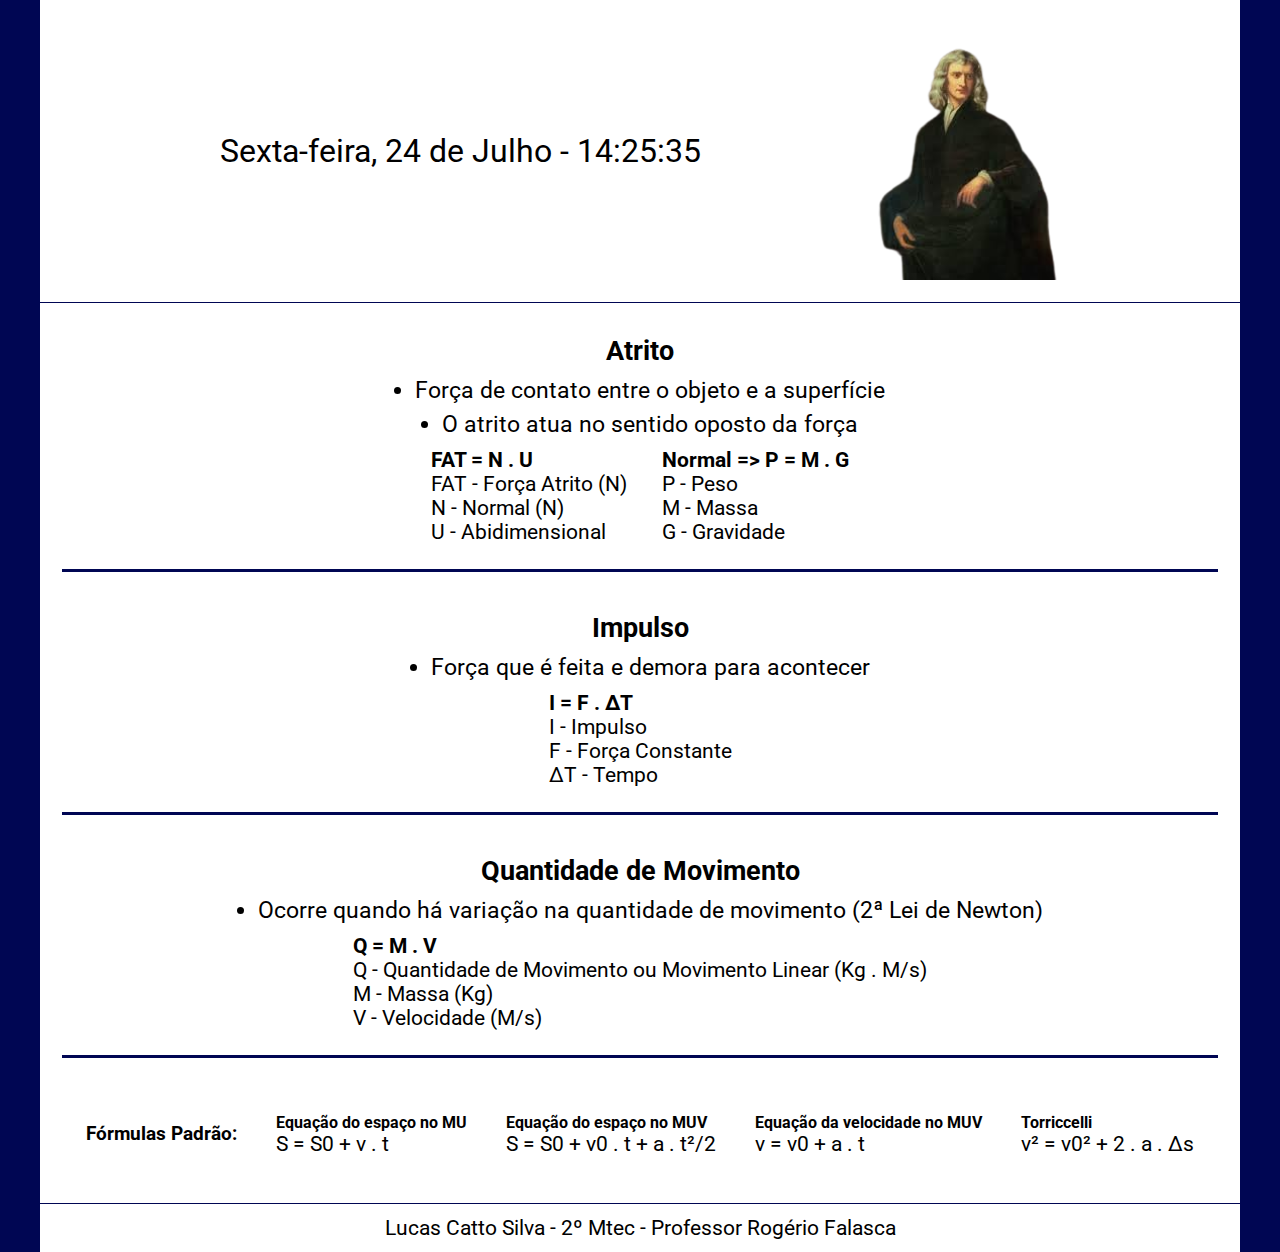
<file: AIM/index.html>
<!DOCTYPE html>
<html lang="en">
    <head>
        <meta charset="UTF-8">
        <meta name="viewport" content="width=device-width, initial-scale=1.0">
        <title>Atrito, Impulso e Movimento</title>
        <link rel="stylesheet" href="./style.css">
    </head>
    <body>
        <div class="container">
            <header>
                <div class="clock">
                    <div id="time"></div>
                </div>

                <img src="./img/Newton.png" alt="">
            </header>

            <main>
                <div class="atrito item">
                    <h2>Atrito</h2>
                    <ul>
                        <li>Força de contato entre o objeto e a superfície</li>
                        <li>O atrito atua no sentido oposto da força</li>
                    </ul>
                    <div class="formulas">
                        <div class="f1">
                            <p><strong>FAT = N . U</strong></p>
                            <p>FAT - Força Atrito (N)</p>
                            <p>N - Normal (N)</p>
                            <p>U - Abidimensional</p>
                        </div>
                        <div class="f2">
                            <p><strong>Normal => P = M . G</strong></p>
                            <p>P - Peso</p>
                            <p>M - Massa</p>
                            <p>G - Gravidade</p>
                        </div>
                    </div>
                </div>
                
                <div class="impulso item">
                    <h2>Impulso</h2>
                    <ul>
                        <li>Força que é feita e demora para acontecer</li>
                    </ul>
                    <div class="formulas">
                        <div class="f1">
                            <p><strong>I = F . ΔT</strong></p>
                            <p>I - Impulso</p>
                            <p>F - Força Constante</p>
                            <p>ΔT - Tempo</p>
                        </div>
                    </div>
                </div>

                <div class="movimento item">
                    <h2>Quantidade de Movimento</h2>
                    
                    <ul>
                        <li>Ocorre quando há variação na quantidade de movimento (2ª Lei de Newton)</li>
                    </ul>

                    <div class="formulas">
                        <div class="f1">
                            <p><strong>Q = M . V</strong></p>
                            <p>Q - Quantidade de Movimento ou Movimento Linear (Kg . M/s)</p>
                            <p>M - Massa (Kg)</p>
                            <p>V - Velocidade (M/s)</p>
                        </div>
                    </div>
                </div>

                <div class="formulas-padrao">
                    <h3>Fórmulas Padrão:</h3>
                    <div class="f1">
                        <h4>Equação do espaço no MU</h4>
                        <p>S = S0 + v . t</p>
                    </div>
                    <div class="f2">
                        <h4>Equação do espaço no MUV</h4>
                        <p>S = S0 + v0 . t + a . t²/2</p>
                    </div>
                    <div class="f3">
                        <h4>Equação da velocidade no MUV</h4>
                        <p>v = v0 + a . t</p>
                    </div>
                    <div class="f4">
                        <h4>Torriccelli</h4>
                        <p>v² = v0² + 2 . a . Δs</p>
                    </div>
                </div>
            </main>
            
            <footer>
                <p>Lucas Catto Silva - 2º Mtec - Professor Rogério Falasca</p>
            </footer>
        </div>

        <script src="./script.js"></script>
    </body>
</html>
</file>
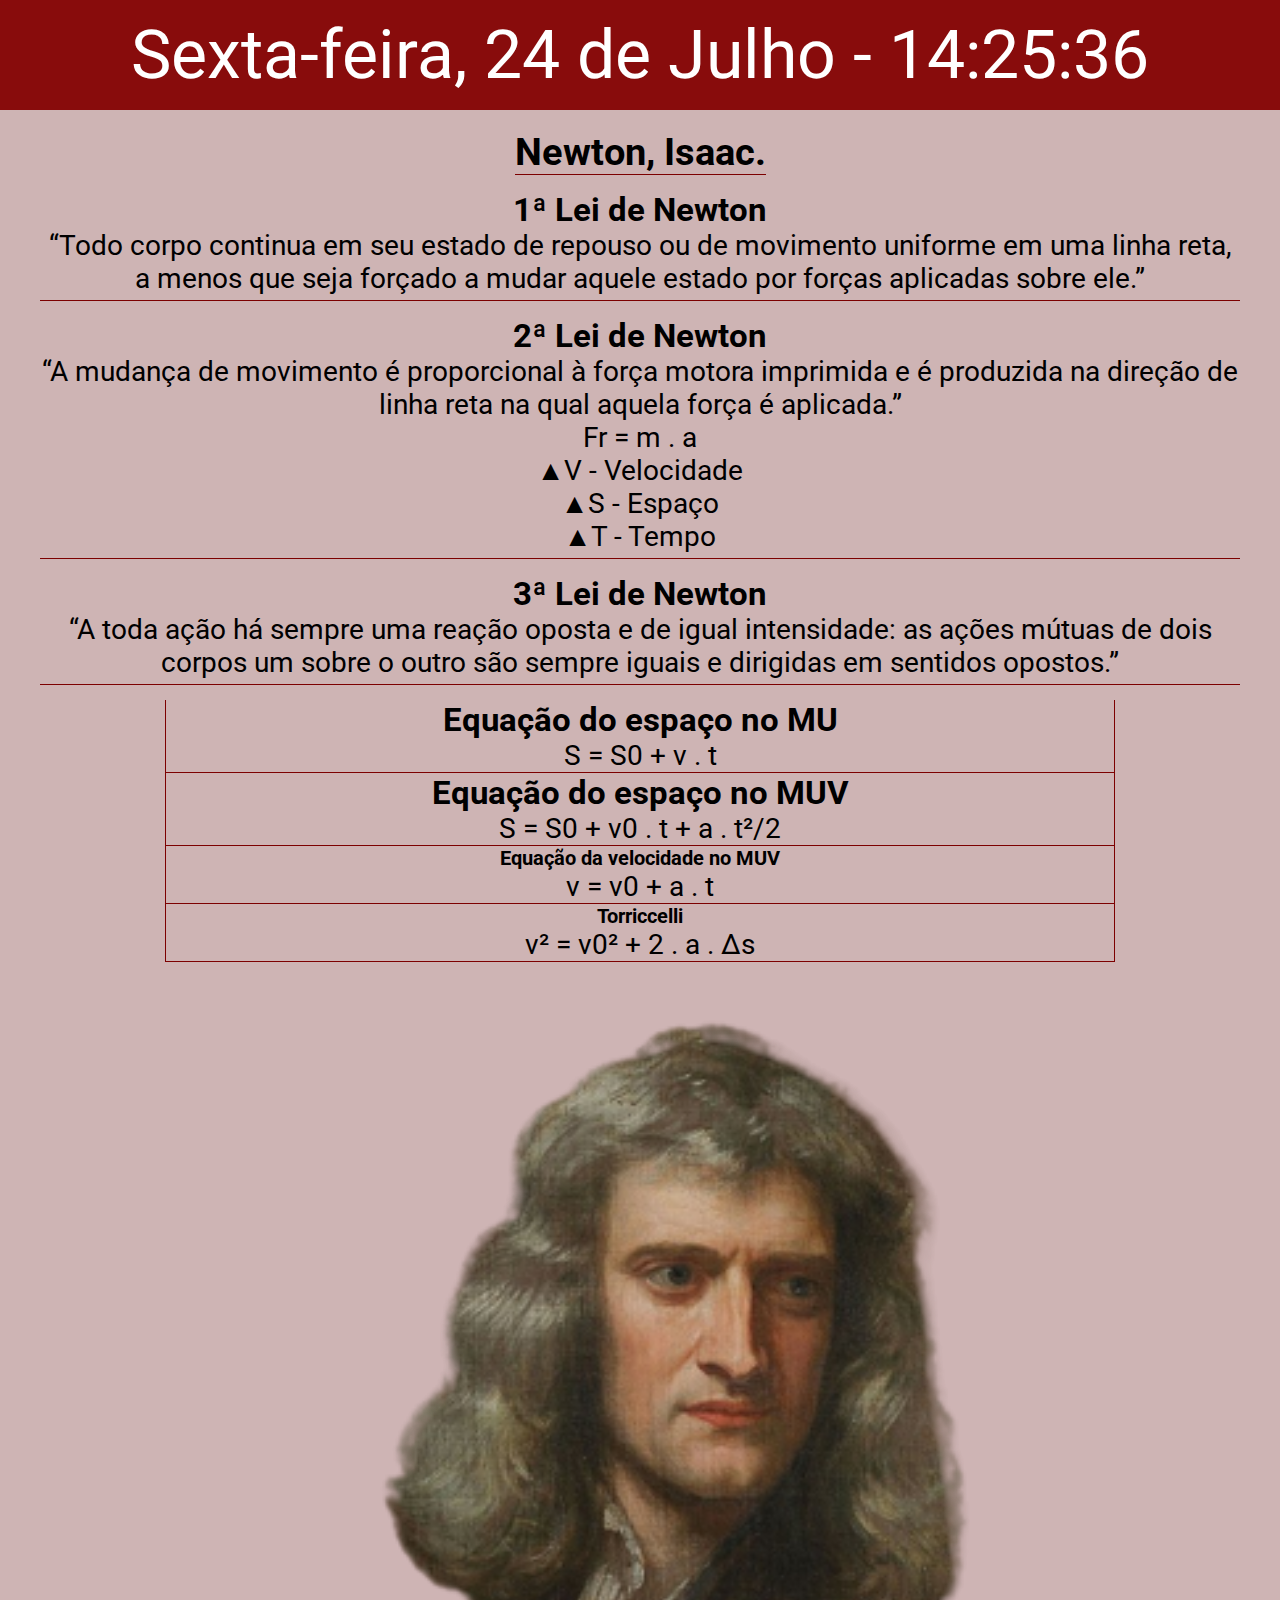
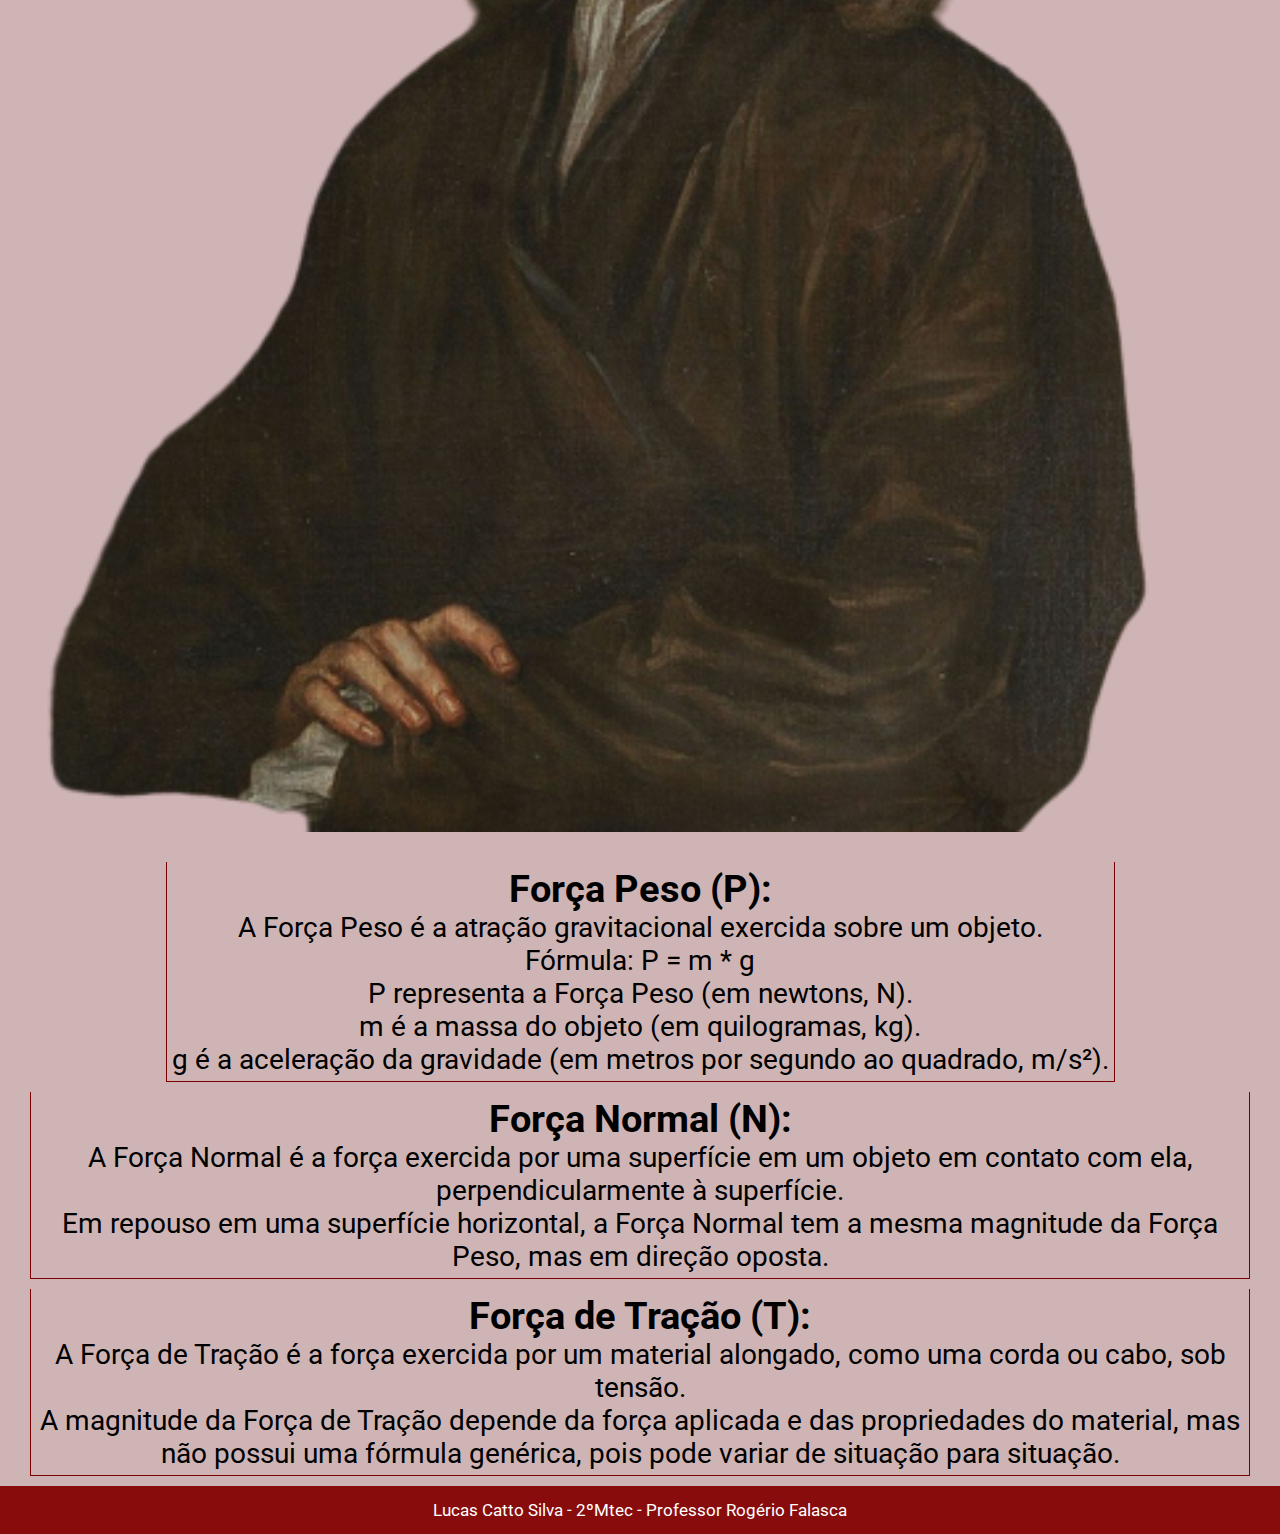
<file: Newton/index.html>
<!DOCTYPE html>
<html lang="en">
    <head>
        <meta charset="UTF-8">
        <meta name="viewport" content="width=device-width, initial-scale=1.0">
        <title>Leis de Newton</title>
        <link rel="stylesheet" href="./style.css">
    </head>
    <body>
        
        <header>
            <div class="clock">
                <div id="time"></div>
            </div>
        </header>

        <main>
            <div class="parte-1">
                <section id="section-1">
                    <h2>Newton, Isaac.</h2>
                        
                    <div class="lei lei-1">
                        <h3>1ª Lei de Newton</h3>
                        <p>“Todo corpo continua em seu estado de repouso ou de movimento uniforme em uma linha reta, a menos que seja forçado a mudar aquele estado por forças aplicadas sobre ele.”</p>
                    </div>
    
                    <div class="lei lei-2">
                        <h3>2ª Lei de Newton</h3>
                        <p>“A mudança de movimento é proporcional à força motora imprimida e é produzida na direção de linha reta na qual aquela força é aplicada.”</p>
                                
                        <p>Fr = m . a</p>
                                
                        <p>▲V - Velocidade</p>
                        <p>▲S - Espaço</p>
                        <p>▲T - Tempo</p>
                    </div>
    
                    <div class="lei lei-3">
                        <h3>3ª Lei de Newton</h3>
                        <p>“A toda ação há sempre uma reação oposta e de igual intensidade: as ações mútuas de dois corpos um sobre o outro são sempre iguais e dirigidas em sentidos opostos.”</p>
                    </div>
                    
                    <div class="item">
                        <div class="item-1">
                            <h3>Equação do espaço no MU</h3>
                            <p>S = S0 + v . t</p>
                        </div>
                        <div class="item-2">
                            <h3>Equação do espaço no MUV</h3>
                            <p>S = S0 + v0 . t + a . t²/2</p>
                        </div>
                        <div class="item-3">
                            <h4>Equação da velocidade no MUV</h4>
                            <p>v = v0 + a . t</p>
                        </div>
                        <div class="item-4">
                            <h4>Torriccelli</h4>
                            <p>v² = v0² + 2 . a . Δs</p>
                        </div>
                    </div>
    
                        
                </section>
    
                <section id="section-2">
                    <img src="./img/1.png" alt="">
                </section>
            </div>
            
            <div class="parte-2">
                
                <section id="section-3">
                    <div class="item item-1">
                        <h4>Força Peso (P):</h4>
                        <p>A Força Peso é a atração gravitacional exercida sobre um objeto.</p>
                        <p>Fórmula: P = m * g</p>
                        <p>P representa a Força Peso (em newtons, N).</p>
                        <p>m é a massa do objeto (em quilogramas, kg).</p>
                        <p>g é a aceleração da gravidade (em metros por segundo ao quadrado, m/s²).</p>
                    </div>
                    
                    <div class="item item-2">
                        <h4>Força Normal (N):</h4>
                        <p>A Força Normal é a força exercida por uma superfície em um objeto em contato com ela, perpendicularmente à superfície.</p>
                        <p>Em repouso em uma superfície horizontal, a Força Normal tem a mesma magnitude da Força Peso, mas em direção oposta.</p>
                    </div>
                    
                    <div class="item item-3">
                        <h4>Força de Tração (T):</h4>

                    <p>A Força de Tração é a força exercida por um material alongado, como uma corda ou cabo, sob tensão.</p>
                    <p>A magnitude da Força de Tração depende da força aplicada e das propriedades do material, mas não possui uma fórmula genérica, pois pode variar de situação para situação.</p>
                    </div>
                </section>
            </div>

            
        </main>

        <footer>
            <p>Lucas Catto Silva - 2ºMtec - Professor Rogério Falasca</p>
        </footer>
            
    </body>
    <script src="./script.js"></script>
</html>
</file>
<file: AIM/style.css>
@import url('https://fonts.googleapis.com/css2?family=Roboto:wght@100;400;700&display=swap');

:root {
    --defaultBlue:  #000653;
    --defaultWhite: #ffffff;
}

* {
    margin:           0;
    padding:          0;
    border:           0;
    box-sizing:       border-box;
}

html, body {
    width:            100%;
    height:           100%;
    font-family:      'Roboto', sans-serif;
}

body { background-color: var(--defaultBlue); }

.container {
    margin:           0 auto;
    width:            100%;
    max-width:        1200px;
    height:           auto;
    min-height:       100vh;
    background-color: var(--defaultWhite);

    display:          flex;
    flex-direction:   column;
    justify-content:  space-between;
    align-items:      center;
}

header {
    width:            100%;
    height:           auto;
    padding:          22px;
    text-align:       center;
    border-bottom:    1px solid var(--defaultBlue);
    font-size:        32px;

    display:          flex;
    justify-content:  space-evenly;
    align-items:      center;
    flex-wrap:        wrap;
}

img {
    width:            100%;
    max-width:        200px;
    height:           auto;
    vertical-align:   middle;
}

main {
    width:            100%;
    min-height:       100vh;
    height:           auto;
    
    display:          flex;
    flex-direction:   column;
    align-items:      center;
    justify-content:  space-evenly;

    padding:          22px;
    gap:              30px;
}

h2 { text-align: center; }
p  { font-size:  21px;   }

.item {
    width:            100%;
    height:           auto;
    border-bottom:    3px solid var(--defaultBlue);
    padding-bottom:   25px;
}

h2 { font-size: 27px; }

ul {
    margin:           10px;
    width:            100%;
    height:           auto;
    display:          flex;
    flex-direction:   column;
    align-items:      center;
    gap:              7px;
}

li {
    font-size:        23px;
    text-align:       center;
}

.formulas {
    display:          flex;
    justify-content:  center;
    flex-wrap:        wrap;

    gap:              35px;
}

.formulas-padrao {
    width:            100%;
    height:           auto;

    display:          flex;
    justify-content:  space-evenly;
    align-items:      center;
    flex-wrap:        wrap;

    padding:          15px 0;
    gap:              15px;
}

footer {
    border-top:       1px solid var(--defaultBlue);
    width:            100%;
    height:           auto;
    text-align:       center;
    padding:          12px;
}
</file>
<file: Newton/style.css>
@import url('https://fonts.googleapis.com/css2?family=Roboto:wght@100;400;700&display=swap');

* {
    margin:  0;
    padding: 0;
    border:  0;
    box-sizing: border-box;
}

html, body {
    width:  100%;
    height: 100%;
    font-family: 'Roboto', sans-serif;
}

header {
    width:            100%;
    height:           auto;
    padding:          15px 0;
    background-color: rgb(136, 12, 12);

    display:          flex;
    align-items:      center;
    justify-content:  center;
    text-align:       center;
}

main {
    width:            100%;
    height:           auto;

    display:          flex;
    flex-direction:   column;
    padding:          0 30px;
    background-color: rgb(206, 180, 180);
}

#time {
    font-size: 68px;
    color:     white;
}

h2 {
    border-bottom:    1px solid rgb(124, 0, 0);
}

.container { height: 100%; }

.parte-1 { display: flex; }
.parte-2 {
    display:         flex;
    justify-content: center;
}

section {
    padding:          10px 0;
    gap:              10px;
    display:          flex;
    flex-direction:   column;
    align-items:      center;
    justify-content:  center;
}

section {
    padding:          10px 0;
    gap:              10px;
    display:          flex;
    flex-direction:   column;
    align-items:      center;
    justify-content:  center;
}

#section-1 { width:     60%;  }
#section-2 { width:     40%;  }

#section-3 .item h4 { font-size: 38px; }

img {
    width:            100%;
    max-width:        100%;
    height:           auto;
    vertical-align:   middle;
}

.lei {
    border-bottom:    1px solid rgb(124, 0, 0);
    padding:          5px 0;
    text-align:       center;
}

h2 {
    text-align:       center;
    font-size:        38px;
}

h3 {
    text-align:       center;
    font-size:        33px;
}

p { font-size: 28px; }

.item {
    width:            80%;
    height:           auto;
    padding:          5px;
    text-align:       center;
    font-size:        20px;
}

.item-1, .item-2, .item-3, .item-4 {
    width:            auto;
    border-bottom:    1px solid rgb(124, 0, 0);
    border-right:     1px solid rgb(124, 0, 0);
    border-left:      1px solid rgb(124, 0, 0);
    /* width: 80%; */
}

footer {
    width:            100%;
    height:           auto;
    padding:          14px 0;
    background-color: rgb(136, 12, 12);

    display:          flex;
    align-items:      center;
    justify-content:  center;
    text-align:       center;
}

footer p {
    font-size: 17px;
    color:     white;
}

@media screen and (max-width: 1380px) {
    .parte-1 {
        padding:        10px;
        flex-direction: column;
    }
    #section-1 { width:100%; }
    #section-2 { width:100%; }
}
</file>
